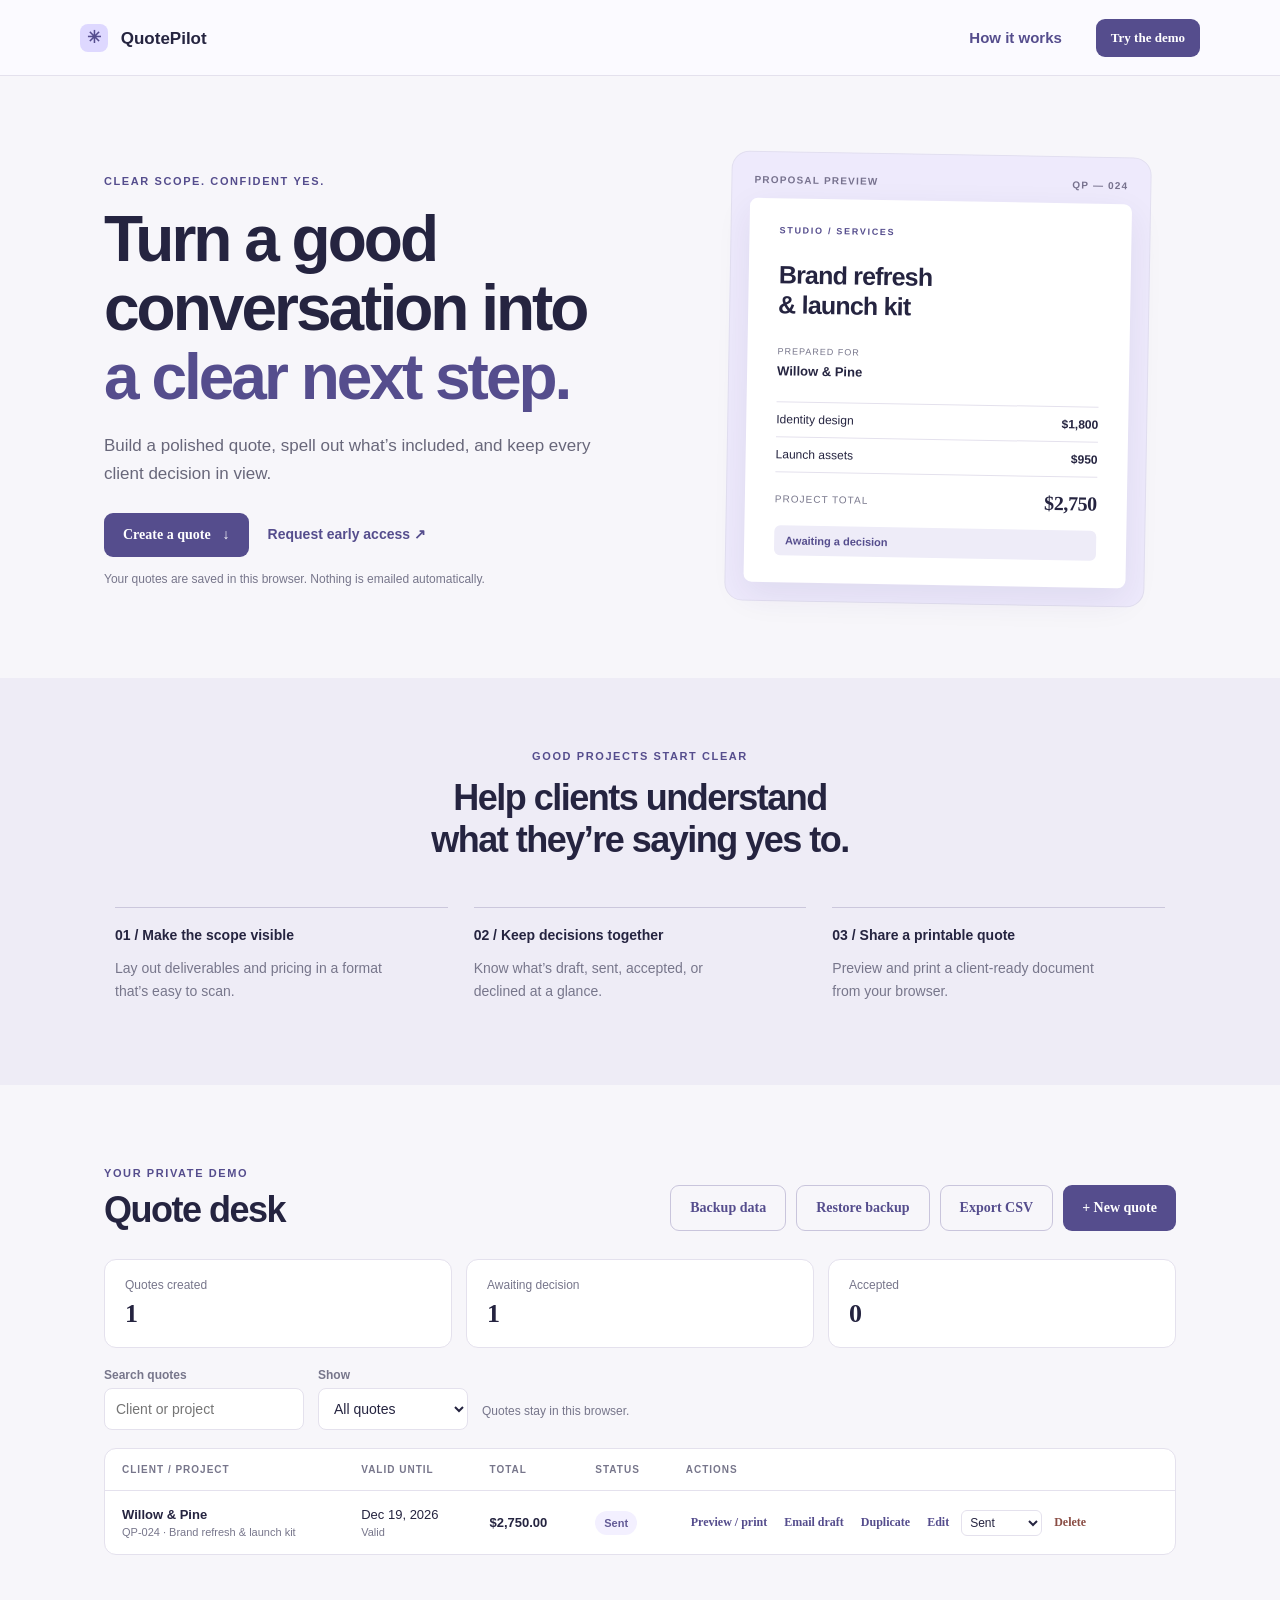
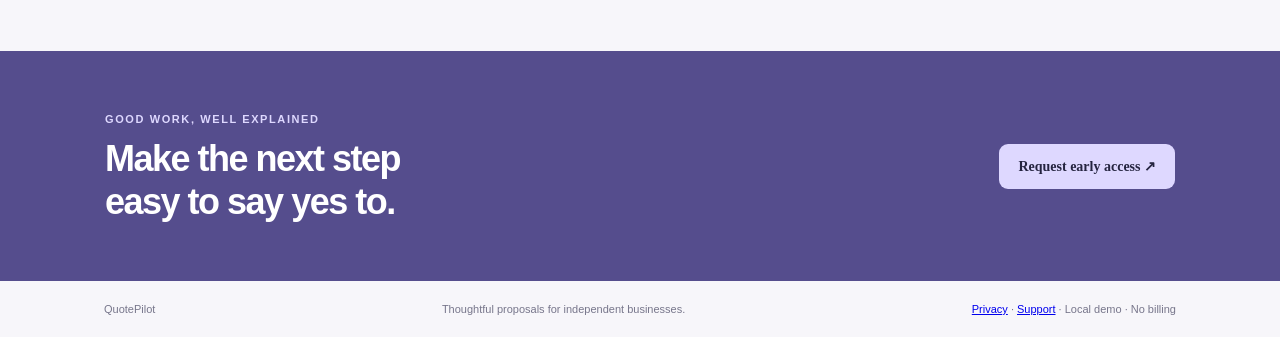
<file: index.html>
<!doctype html>
<html lang="en"><head><meta charset="utf-8"><meta name="viewport" content="width=device-width,initial-scale=1,viewport-fit=cover"><meta name="theme-color" content="#a8c3a0"><meta name="apple-mobile-web-app-capable" content="yes"><meta name="apple-mobile-web-app-status-bar-style" content="default"><meta name="description" content="Build thoughtful, clear quotes and track client decisions with QuotePilot."><title>QuotePilot — make the yes easy</title><link rel="manifest" href="manifest.webmanifest"><link rel="icon" href="assets/icon.svg" type="image/svg+xml"><link rel="apple-touch-icon" href="assets/icon-192.png"><link rel="stylesheet" href="style.css"></head>
<body><nav class="topbar"><a class="brand" href="#top"><span class="brand-mark">✳</span> QuotePilot</a><a class="nav-link" href="#how">How it works</a><a class="button button-small" href="#demo">Try the demo</a></nav><main id="top">
<section class="hero"><div class="hero-copy"><span class="eyebrow">CLEAR SCOPE. CONFIDENT YES.</span><h1>Turn a good<br>conversation into<br><em>a clear next step.</em></h1><p>Build a polished quote, spell out what’s included, and keep every client decision in view.</p><a class="button" href="#demo">Create a quote <span>↓</span></a><a class="text-link" href="https://github.com/marksheininwork-netizen/quotepilot/issues/new?title=QuotePilot%20early%20access&body=I%27d%20like%20to%20try%20QuotePilot.">Request early access ↗</a><small class="quiet">Your quotes are saved in this browser. Nothing is emailed automatically.</small></div><div class="quote-preview"><div class="preview-label">PROPOSAL PREVIEW <span>QP — 024</span></div><div class="preview-inner"><div class="preview-brand">STUDIO / SERVICES</div><h2>Brand refresh<br>& launch kit</h2><div class="preview-client">PREPARED FOR<br><b>Willow & Pine</b></div><div class="preview-line"><span>Identity design</span><b>$1,800</b></div><div class="preview-line"><span>Launch assets</span><b>$950</b></div><div class="preview-total"><span>PROJECT TOTAL</span><b>$2,750</b></div><div class="preview-status">Awaiting a decision</div></div></div></section>
<section class="section intro" id="how"><span class="eyebrow">GOOD PROJECTS START CLEAR</span><h2>Help clients understand<br>what they’re saying yes to.</h2><div class="features"><article><b>01 / Make the scope visible</b><p>Lay out deliverables and pricing in a format that’s easy to scan.</p></article><article><b>02 / Keep decisions together</b><p>Know what’s draft, sent, accepted, or declined at a glance.</p></article><article><b>03 / Share a printable quote</b><p>Preview and print a client-ready document from your browser.</p></article></div></section>
<section class="workspace" id="demo"><div class="workspace-heading"><div><span class="eyebrow">YOUR PRIVATE DEMO</span><h2>Quote desk</h2></div><div class="toolbar"><button class="button button-ghost" id="backup-export" type="button">Backup data</button><button class="button button-ghost" id="backup-import" type="button">Restore backup</button><input id="backup-file" type="file" accept="application/json,.json" hidden><button class="button button-ghost" id="export">Export CSV</button><button class="button" id="new-quote">+ New quote</button></div></div><div class="stats" id="stats"></div><div class="filters"><label class="search-field">Search quotes<input id="quote-search" type="search" placeholder="Client or project" autocomplete="off"></label><label>Show<select id="quote-filter"><option value="all">All quotes</option><option value="draft">Draft</option><option value="sent">Sent</option><option value="accepted">Accepted</option><option value="declined">Declined</option></select></label><span class="filter-note">Quotes stay in this browser.</span></div><form id="quote-form" class="form-card hidden"><input type="hidden" name="id"><label>Client<input name="client" required placeholder="e.g. Willow & Pine"></label><label>Project title<input name="title" required placeholder="Brand refresh"></label><label>Valid until<input name="valid" type="date" required></label><label>Email <small>(optional)</small><input name="email" type="email" placeholder="client@example.com"></label><label class="wide">Scope / notes<textarea name="scope" rows="3" placeholder="What you'll deliver and what's included"></textarea></label><label class="wide">Line items <small>One per line: Description | quantity | unit price</small><textarea name="items" rows="3" required placeholder="Identity design | 1 | 1800\nLaunch assets | 1 | 950"></textarea></label>
<label>Discount <small>(optional %)</small><input name="discountPercent" type="number" min="0" max="100" step="0.01" value="0"></label><label>Tax <small>(optional % applied after discount)</small><input name="taxPercent" type="number" min="0" max="100" step="0.01" value="0"></label><button class="button" type="submit">Save quote</button><button class="button button-ghost" type="button" id="cancel">Cancel</button></form><div class="table-wrap"><table><thead><tr><th>CLIENT / PROJECT</th><th>VALID UNTIL</th><th>TOTAL</th><th>STATUS</th><th>ACTIONS</th></tr></thead><tbody id="quotes"></tbody></table></div><div id="empty" class="empty hidden">Your quote desk is ready. Create a quote to begin.</div></section>
<section class="closing"><div><span class="eyebrow">GOOD WORK, WELL EXPLAINED</span><h2>Make the next step<br>easy to say yes to.</h2></div><a href="https://github.com/marksheininwork-netizen/quotepilot/issues/new?title=QuotePilot%20early%20access&body=I%27d%20like%20to%20try%20QuotePilot." class="button button-light">Request early access ↗</a></section></main><footer><span>QuotePilot</span><span>Thoughtful proposals for independent businesses.</span><span><a href="privacy.html">Privacy</a> · <a href="support.html">Support</a> · Local demo · No billing</span></footer><div id="toast" role="status" aria-live="polite"></div><script type="module" src="app.js?v=tax-discount-1"></script><script>if ('serviceWorker' in navigator) addEventListener('load', () => navigator.serviceWorker.register('./sw.js').catch(() => {}));</script></body></html>
</file>
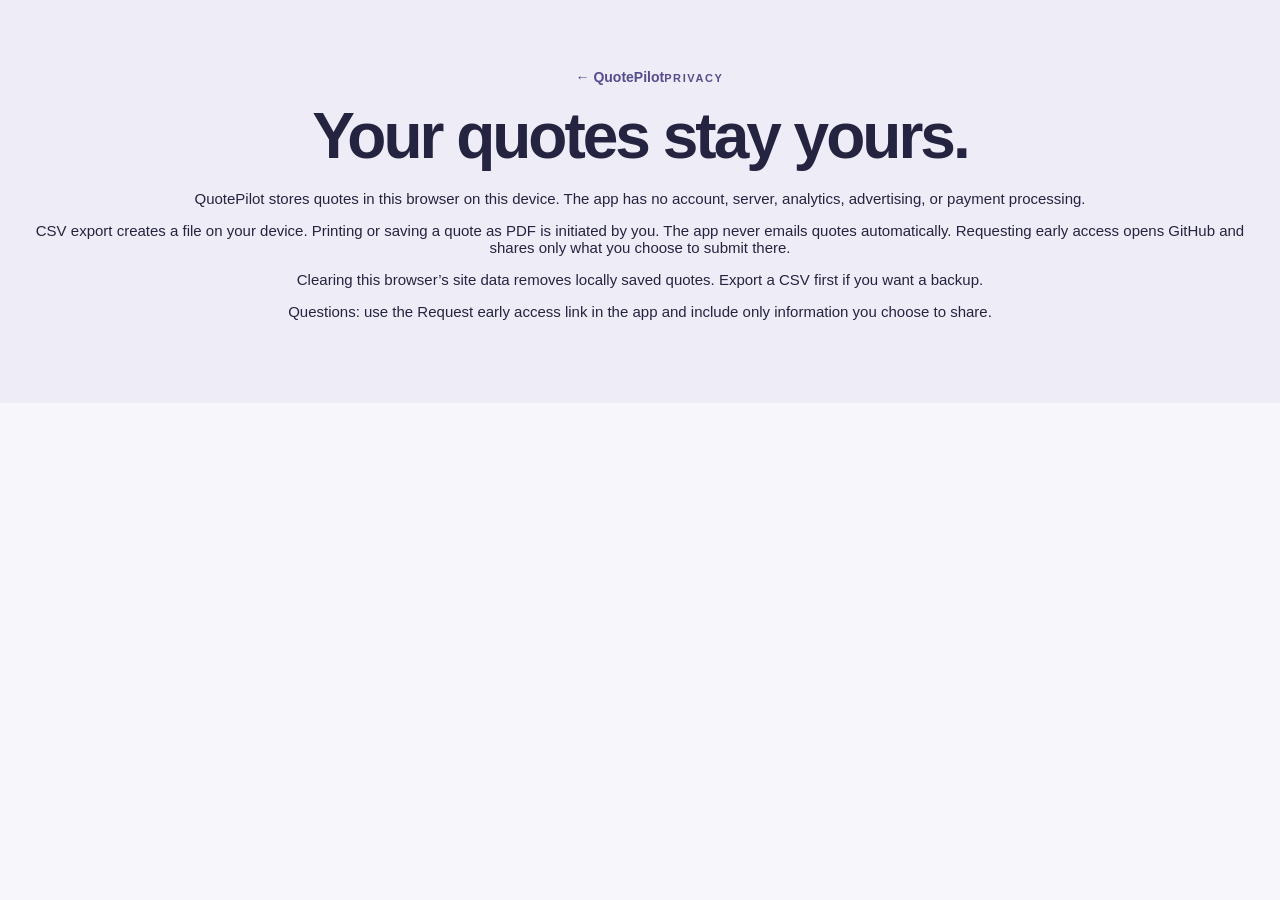
<file: privacy.html>
<!doctype html><html lang="en"><head><meta charset="utf-8"><meta name="viewport" content="width=device-width,initial-scale=1"><meta name="theme-color" content="#a8c3a0"><title>Privacy — QuotePilot</title><link rel="stylesheet" href="style.css"></head><body><main class="section intro"><a class="text-link" href="./">← QuotePilot</a><span class="eyebrow">PRIVACY</span><h1>Your quotes stay yours.</h1><p>QuotePilot stores quotes in this browser on this device. The app has no account, server, analytics, advertising, or payment processing.</p><p>CSV export creates a file on your device. Printing or saving a quote as PDF is initiated by you. The app never emails quotes automatically. Requesting early access opens GitHub and shares only what you choose to submit there.</p><p>Clearing this browser’s site data removes locally saved quotes. Export a CSV first if you want a backup.</p><p>Questions: use the Request early access link in the app and include only information you choose to share.</p></main></body></html>
</file>
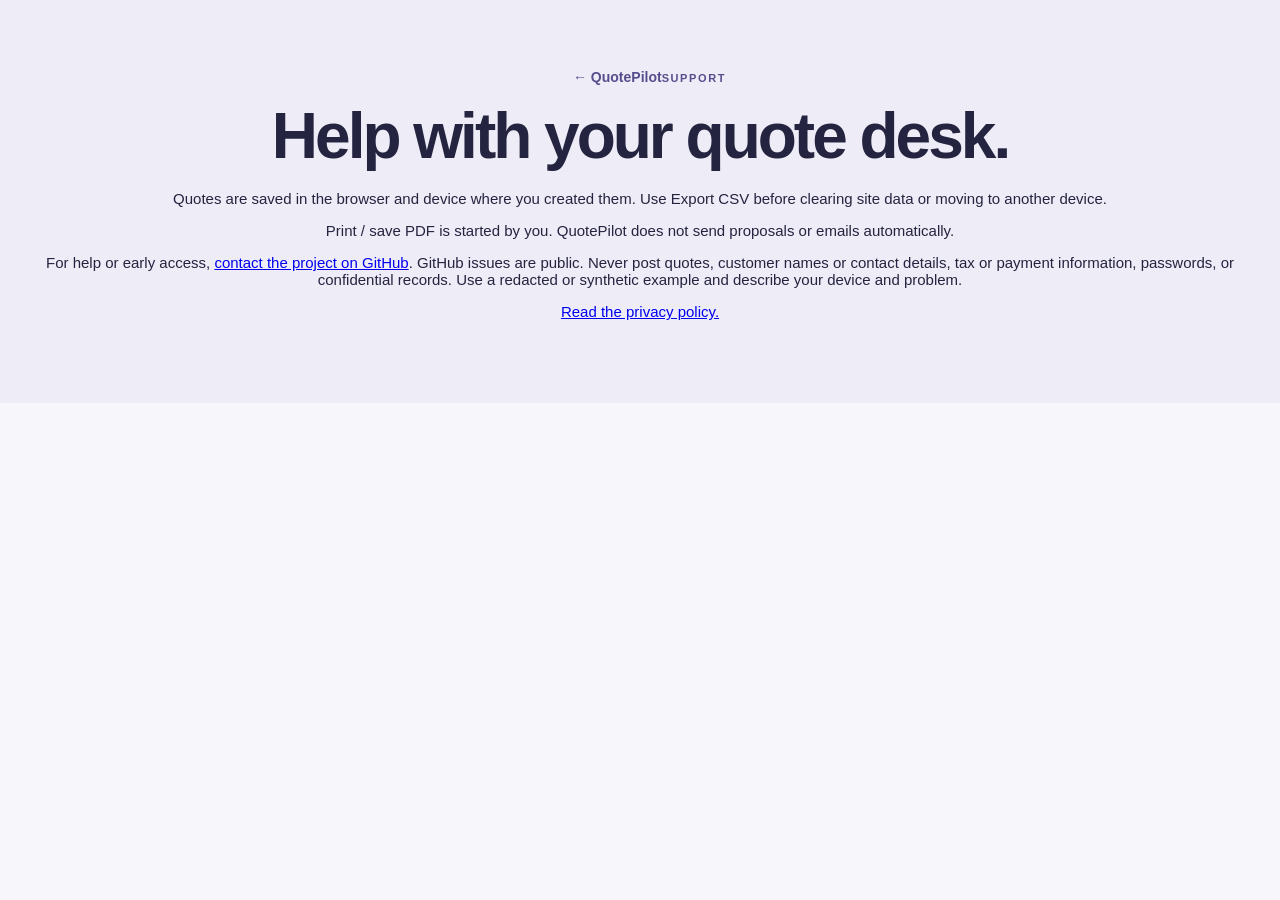
<file: support.html>
<!doctype html><html lang="en"><head><meta charset="utf-8"><meta name="viewport" content="width=device-width,initial-scale=1"><meta name="theme-color" content="#a8c3a0"><title>Support — QuotePilot</title><link rel="stylesheet" href="style.css"></head><body><main class="section intro"><a class="text-link" href="./">← QuotePilot</a><span class="eyebrow">SUPPORT</span><h1>Help with your quote desk.</h1><p>Quotes are saved in the browser and device where you created them. Use Export CSV before clearing site data or moving to another device.</p><p>Print / save PDF is started by you. QuotePilot does not send proposals or emails automatically.</p><p>For help or early access, <a href="https://github.com/marksheininwork-netizen/quotepilot/issues/new?title=QuotePilot%20support">contact the project on GitHub</a>. GitHub issues are public. Never post quotes, customer names or contact details, tax or payment information, passwords, or confidential records. Use a redacted or synthetic example and describe your device and problem.</p><p><a href="privacy.html">Read the privacy policy.</a></p></main></body></html>
</file>
<file: style.css>
:root{--ink:#252440;--muted:#77768b;--paper:#f7f6fa;--green:#554d8d;--lime:#ded8ff;--line:#e4e1ed;--white:#fff;--amber:#f2b75c;--blue:#7697c3}*{box-sizing:border-box}html{scroll-behavior:smooth}body{margin:0;background:var(--paper);color:var(--ink);font:15px 'DM Sans',sans-serif}h1,h2,.brand,.hero-total{font-family:Manrope,sans-serif}.topbar{height:76px;padding:0 max(calc((100vw - 1120px)/2),24px);display:flex;align-items:center;gap:34px;border-bottom:1px solid var(--line);background:#fbfaff}.brand{font-size:17px;font-weight:800;text-decoration:none;color:var(--ink);margin-right:auto}.brand-mark{display:inline-grid;place-items:center;background:var(--lime);width:28px;height:28px;border-radius:8px;margin-right:8px;color:var(--green)}.nav-link,.text-link{color:var(--green);text-decoration:none;font-weight:700}.button{display:inline-flex;align-items:center;justify-content:center;gap:12px;border:0;border-radius:9px;background:var(--green);color:white;text-decoration:none;padding:14px 19px;font:700 14px 'DM Sans';cursor:pointer;transition:transform .15s,background .15s}.button:hover{background:#403a70;transform:translateY(-1px)}.button-small{padding:11px 15px;font-size:13px}.button-ghost{background:transparent;color:var(--green);border:1px solid #c9c5dc}.button-ghost:hover{background:#eeecf8;color:var(--green)}.hero{max-width:1120px;margin:auto;padding:78px 24px 74px;display:grid;grid-template-columns:1.05fr .95fr;align-items:center;gap:70px}.eyebrow{font-size:11px;letter-spacing:1.6px;font-weight:800;color:var(--green)}h1{font-size:clamp(43px,5vw,64px);line-height:1.08;letter-spacing:-3px;margin:17px 0 19px}h1 em{font-style:normal;color:var(--green)}.hero-copy>p{max-width:490px;font-size:17px;line-height:1.7;color:#68677a;margin:0 0 24px}.text-link{display:inline-block;margin:0 0 0 19px;font-size:14px}.quiet{display:block;color:var(--muted);font-size:12px;margin-top:15px}.quote-preview{max-width:420px;width:100%;justify-self:center;background:#eeeafc;border:1px solid #e2dff0;border-radius:18px;padding:18px;transform:rotate(1deg)}.preview-label{display:flex;justify-content:space-between;color:#77728e;font-size:10px;letter-spacing:1.2px;font-weight:800;padding:4px 4px 13px}.preview-inner{background:#fff;border-radius:8px;padding:27px 30px;box-shadow:0 12px 35px #30265e15}.preview-brand{font-size:9px;letter-spacing:1.7px;font-weight:800;color:var(--green)}.preview-inner h2{font-size:25px;letter-spacing:-.8px;line-height:1.2;margin:24px 0}.preview-client{font-size:9px;color:var(--muted);letter-spacing:1px;line-height:1.8;margin-bottom:18px}.preview-client b{font-size:13px;letter-spacing:0;color:var(--ink)}.preview-line{display:flex;justify-content:space-between;padding:10px 0;border-top:1px solid var(--line);font-size:12px}.preview-total{display:flex;justify-content:space-between;align-items:center;padding:15px 0;border-top:1px solid var(--line);font-size:10px;letter-spacing:1px;color:var(--muted)}.preview-total b{font:800 20px Manrope;color:var(--ink);letter-spacing:-.4px}.preview-status{background:#eeecf8;padding:9px 11px;border-radius:6px;font-size:11px;color:var(--green);font-weight:700}.section{padding:68px 24px}.intro{text-align:center;background:#eeecf6}.intro h2,.workspace h2,.closing h2{font-size:36px;line-height:1.18;letter-spacing:-1.5px}.intro h2{margin:14px 0 45px}.features{max-width:1050px;margin:auto;display:grid;grid-template-columns:repeat(3,1fr);gap:26px;text-align:left}.features article{border-top:1px solid #cbc7dc;padding-top:18px}.features b{font-size:14px}.features p{font-size:14px;line-height:1.65;color:var(--muted);max-width:280px}.workspace{max-width:1120px;margin:auto;padding:78px 24px 96px}.workspace-heading{display:flex;align-items:end;justify-content:space-between;margin-bottom:28px}.workspace h2{margin:9px 0 0}.toolbar{display:flex;gap:10px}.stats{display:grid;grid-template-columns:repeat(3,1fr);gap:14px;margin-bottom:20px}.stat{padding:18px 20px;border:1px solid var(--line);background:white;border-radius:12px}.stat label{display:block;color:var(--muted);font-size:12px}.stat strong{font:800 26px Manrope;display:block;margin-top:7px}.form-card{display:grid;grid-template-columns:repeat(4,1fr);gap:14px;padding:20px;background:white;border:1px solid var(--line);border-radius:12px;margin-bottom:16px}.form-card label{font-size:12px;font-weight:700;color:#69677a}.form-card input,.form-card textarea{display:block;width:100%;border:1px solid var(--line);border-radius:7px;padding:10px;margin-top:6px;font:14px 'DM Sans';resize:vertical}.form-card input{height:41px}.form-card .wide{grid-column:span 2}.form-card .button{align-self:end;height:41px}.hidden{display:none!important}.table-wrap{overflow:auto;border:1px solid var(--line);border-radius:12px;background:white}table{width:100%;border-collapse:collapse;min-width:720px}th{text-align:left;padding:15px 17px;font-size:10px;letter-spacing:1px;color:var(--muted);border-bottom:1px solid var(--line)}td{padding:16px 17px;border-bottom:1px solid #efedf4;font-size:13px}tr:last-child td{border-bottom:0}.client-name{font-weight:700}.invoice-number{font-size:11px;color:var(--muted);margin-top:4px}.pill{padding:6px 9px;border-radius:20px;background:#f3f0ff;color:#635b96;font-weight:700;font-size:11px}.pill.accepted{background:#e3f1e5;color:#36704a}.pill.declined{background:#fbe7e7;color:#984b4b}.pill.draft{background:#ececf1;color:#676779}.row-actions{display:flex;gap:7px;white-space:nowrap}.row-actions button{border:0;background:none;color:var(--green);font:700 12px 'DM Sans';cursor:pointer;padding:5px}.empty{text-align:center;padding:38px;color:var(--muted)}.closing{background:var(--green);color:white;padding:58px max(calc((100vw - 1070px)/2),24px);display:flex;align-items:center;justify-content:space-between}.closing .eyebrow{color:var(--lime)}.closing h2{margin:12px 0 0}.button-light{background:var(--lime);color:var(--ink)}.button-light:hover{background:#d1c9ff;color:var(--ink)}footer{padding:22px 24px;display:flex;justify-content:space-between;gap:16px;max-width:1120px;margin:auto;color:var(--muted);font-size:11px}#toast{position:fixed;bottom:24px;left:50%;transform:translateX(-50%);background:#262440;color:#fff;padding:12px 18px;border-radius:8px;opacity:0;transition:opacity .2s;pointer-events:none}#toast.show{opacity:1}@media(max-width:760px){.topbar{gap:13px;height:66px}.nav-link{display:none}.hero{grid-template-columns:1fr;gap:38px;padding-top:55px}.quote-preview{justify-self:start}.features,.stats{grid-template-columns:1fr}.features{gap:18px}.workspace-heading{align-items:start;gap:18px;flex-direction:column}.form-card{grid-template-columns:1fr 1fr}.closing{gap:20px;align-items:start;flex-direction:column}.intro h2,.workspace h2,.closing h2{font-size:30px}footer{flex-direction:column}.text-link{margin-left:10px}}

.filters{display:flex;align-items:end;gap:14px;margin:0 0 18px}.filters label{display:block;color:var(--muted);font-size:12px;font-weight:700}.filters input,.filters select{display:block;min-width:200px;height:42px;border:1px solid var(--line);border-radius:8px;background:white;padding:0 11px;margin-top:6px;font:14px "DM Sans",sans-serif;color:var(--ink)}.filters select{min-width:150px}.filters input:focus,.filters select:focus,.form-card input:focus,.form-card textarea:focus{outline:3px solid var(--lime);outline-offset:1px}.filter-note{font-size:12px;color:var(--muted);padding-bottom:12px}.due-note{display:block;font-size:11px;color:var(--muted);margin-top:4px}.row-actions{flex-wrap:wrap}.row-actions button:last-child{color:#8a4d44}.row-actions select{border:1px solid var(--line);border-radius:6px;background:white;padding:4px;color:var(--ink);font:12px "DM Sans",sans-serif}@media(max-width:760px){.filters{align-items:stretch;flex-direction:column}.filters input,.filters select{width:100%}.filter-note{padding:0}}
@media(max-width:760px){.toolbar{flex-wrap:wrap}.toolbar .button{padding:10px 12px;font-size:12px}}

.product-nav{position:sticky;top:0;z-index:5;display:flex;justify-content:center;gap:8px;padding:12px 18px;background:#f9faf6eF;border-bottom:1px solid var(--line);backdrop-filter:blur(12px)}.product-nav a{padding:9px 14px;border-radius:8px;color:var(--green);font-size:13px;font-weight:700;text-decoration:none}.product-nav a:hover,.product-nav a:focus-visible{background:#eaf0e6;outline:2px solid transparent}.feature-page{max-width:1120px;margin:24px auto 38px;padding:48px 24px;background:#fff;border:1px solid var(--line);border-radius:20px;scroll-margin-top:74px}.feature-heading{display:flex;justify-content:space-between;align-items:end;gap:20px;margin-bottom:25px}.feature-heading h2{font-size:32px;letter-spacing:-1.2px;margin:8px 0}.feature-heading p{max-width:620px;color:var(--muted);line-height:1.6;margin:0}.feature-search{width:min(290px,100%);height:44px;padding:0 12px;border:1px solid var(--line);border-radius:8px;font:14px 'DM Sans',sans-serif}.feature-table-wrap{overflow:auto;border:1px solid var(--line);border-radius:12px}.feature-table{width:100%;min-width:640px;border-collapse:collapse}.feature-table th,.feature-table td{padding:14px 16px;border-bottom:1px solid #edf0e9;text-align:left}.feature-table td small{display:block;color:var(--muted);margin-top:4px}.feature-action{color:var(--green);font-weight:700}.feature-empty{padding:30px;color:var(--muted);text-align:center}.feature-stats{display:grid;grid-template-columns:repeat(3,1fr);gap:14px;margin-bottom:16px}.feature-stat,.feature-card,.settings-card{background:#fbfcf8;border:1px solid var(--line);border-radius:12px;padding:18px}.feature-stat span,.feature-stat small{display:block;color:var(--muted);font-size:12px}.feature-stat strong{display:block;font:800 26px Manrope,sans-serif;margin:8px 0}.feature-grid{display:grid;grid-template-columns:repeat(2,1fr);gap:14px}.feature-card h3{margin:0 0 12px}.feature-line{display:flex;justify-content:space-between;gap:12px;border-bottom:1px solid #e9eee5;padding:11px 0;font-size:13px}.feature-line:last-child{border-bottom:0}.feature-line b{white-space:nowrap}.status-risk{color:#a25040}.settings-card{display:grid;grid-template-columns:repeat(2,minmax(0,1fr));gap:15px}.settings-card label{display:grid;gap:7px;color:#59675d;font-size:13px;font-weight:700}.settings-card input,.settings-card select{height:42px;border:1px solid var(--line);border-radius:8px;padding:0 11px;font:14px 'DM Sans',sans-serif;background:white;color:var(--ink)}.feature-note{align-self:center;color:var(--green);font-size:13px}@media(max-width:760px){.product-nav{justify-content:flex-start;overflow:auto}.product-nav a{white-space:nowrap;padding:9px 11px}.feature-page{margin:14px 12px 24px;padding:28px 17px}.feature-heading{align-items:stretch;flex-direction:column}.feature-stats,.feature-grid,.settings-card{grid-template-columns:1fr}}

.feature-backup{margin-top:16px;padding:20px;background:#fff;border:1px solid #e4e7ef;border-radius:16px}.feature-backup h3{margin:0 0 5px}.feature-backup p{margin:0;color:#727c8e;font-size:13px;line-height:1.5}.feature-backup-actions{display:flex;align-items:center;gap:10px;flex-wrap:wrap;margin:15px 0 7px}.feature-backup-upload{display:inline-flex;align-items:center;gap:8px;cursor:pointer}.feature-backup-upload input{max-width:225px;font:inherit;font-size:12px}.feature-backup .feature-note{display:block;min-height:18px}
</file>
